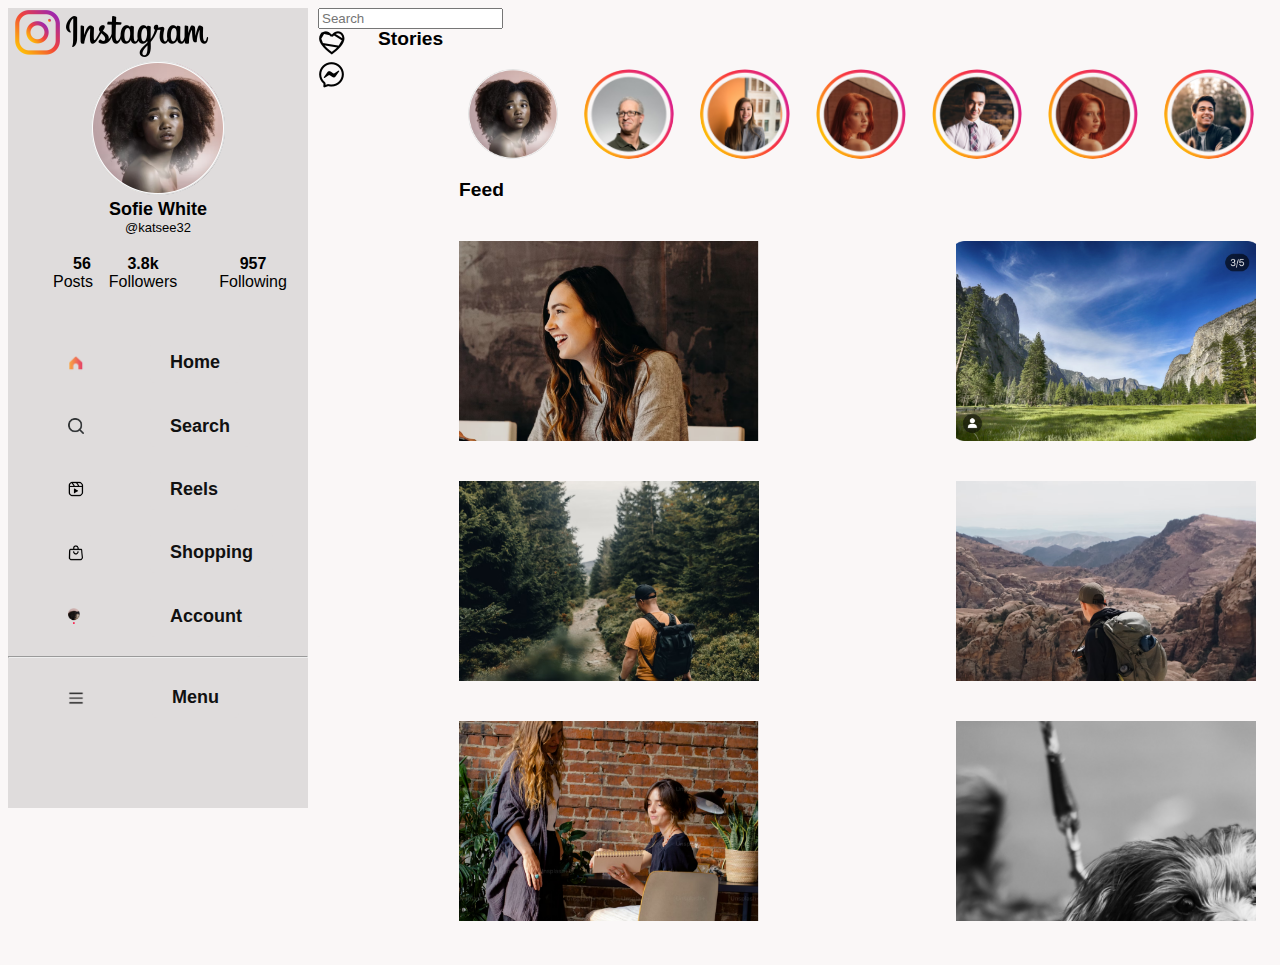
<file: index.html>
<!DOCTYPE html>
<html lang="en">
<head>
    <meta charset="UTF-8">
    <meta name="viewport" content="width=device-width, initial-scale=1.0">
    <title>Document</title>
    <link rel="stylesheet" href="./style.css">
</head>
<body>
    <!-- creating the sidebar -->
    <div id="sidebar">
        <div id="head1" style="margin-left: 5px; text-align: left; ">
            <img src="elements/Logo.png" alt="" href="#" >
            <img src="Logo Big.png" alt="">
        </div>
        <div id="profile" >
            <img src="DP.png" alt="" class="dp" >
            
        </div>
        <div id="username">
            Sofie White
        </div>    
        <div id="userid">
            @katsee32
        </div>
        <div id="stats" style="color: black;" >
            <div id="posts" style="font-weight: bold;">56</div>
            <div id="followers" style="font-weight: bold;">3.8k</div>
            <div id="following" style="padding-left: 0%; font-weight: bold;">957</div>
            <div id="posts2">Posts</div>
            <div id="followers2">Followers</div>
            <div id="following2" style="padding-left: 0%;">Following</div>
        </div>
        <!-- creating side menu -->
        <div class="link" style="margin-top: 40px;">
            <img
              src="Icon 1.png"
              style="height: 1rem; margin-right: 0.5rem"
              class=""
            />
            <a href="#" style="margin-left: 58px; " class="ani">Home</a>
          </div>
          <div class="link">
            <img
              src="Logo 6.png"
              style="height: 1rem; margin-right: 0.5rem"
              class=""
            />
            <a href="#" style="margin-left: 58px;" class="ani">Search</a>
          </div>
          <div class="link">
            <img
              src="Icon 3.png"
              style="height: 1rem; margin-right: 1rem; margin-left: 0rem;"
              id="reels"
              class=""
            
            />
            <a href="#" id="reels" style="margin-left: 50px;" class="ani">Reels</a>
          </div>
          <div class="link">
            <img
              src="Icon 4.png"
              style="height: 1rem; margin-right: 0.5rem"
              class=""
            />
            <a href="#" style="margin-left: 58px;" class="ani">Shopping</a>
          </div>
          <div class="link">
            <img
              src="Avatar.png"
              style="height: 1rem; margin-right: 0.5rem"
              class=""
            />
            <a href="#" style="margin-left: 62px;" class="ani">Account</a>
          </div>
          <hr>
          <div class="link" style="margin-top: 8px;">
            <img
              src="Icon 5.png"
              style="height: 1rem; margin-right: 0.5rem"
              class=""
            />
            <a href="#" style="margin-left: 60px;" class="ani">Menu</a>
          </div>
          
        </div>
        
        <!-- creating the  nav bar -->
        <div style="color: black;"></div>
        <div id="navbar" style="height:10px; width:0px; margin-left: 10px; display: inline;">
            <div style="color: black; display: inline;">
                <div><input type="text" placeholder="Search"></div>
                <div><a href=""><img src="Logo 7.png" alt=""></a></div>
                <div><a href=""><img src="Logo 8.png" alt=""></a></div>
            </div>
        </div>
        <br>
        <!-- creating story tab -->
        <div id="storyt" style="margin-top: 20px; ">Stories</div>
        <br>
        <div class="main-container" style="margin-top: 30px;">
            <div class="stories-container">
              <div class="story">
                <div class="gradient-border">
                  <img
                    src="DP.png"
                  />
                </div>
                
              </div>
              <div class="story">
                <div class="gradient-border">
                  <img
                    src="DP.png"
                    alt="Profile Picture"
                    class="dp"
                  />
                </div>
               
              </div>
              <div class="story">
                <div class="gradient-border">
                  <img
                    src="Story user-1.png"
                    alt="Profile Picture"
                    class="dp"
                  />
                </div>
               
              </div>
              <div class="story">
                <div class="gradient-border">
                  <img
                    src="Story user-2.png"
                    alt="Profile Picture"
                    class="dp"
                  />
                </div>
                
              </div>
              <div class="story">
                <div class="gradient-border">
                  <img
                    src="Story user-4.png"
                    alt="Profile Picture"
                    class="dp"
                  />
                </div>
                
              </div>
              <div class="story">
                <div class="gradient-border">
                  <img
                    src="Story user-3.png"
                    alt="Profile Picture"
                    class="dp"
                  />
                </div>
                
              </div>
              <div class="story">
                <div class="gradient-border">
                  <img
                    src="Story user-4.png"
                    alt="Profile Picture"
                    class="dp"
                  />
                </div>
                
              </div>
              <div class="story">
                <div class="gradient-border">
                  <img
                    src="Story user.png"
                    alt="Profile Picture"
                    class="dp"
                  />
                </div>
                
              </div>
              <div class="story">
                <div class="gradient-border">
                  <img
                    src="Story user 0.png"
                    alt="Profile Picture"
                    class="dp"
                  />
                </div>
             
              </div>
              <div class="story">
                <div class="gradient-border">
                  <img
                    src="Story user-1.png"
                    alt="Profile Picture"
                    class="dp"
                  />
                </div>
                
              </div>
              <div class="story">
                <div class="gradient-border">
                  <img
                    src="Story user-3.png"
                    alt="Profile Picture"
                    class="dp"
                  />
                </div>
               
              </div>
              <div class="story">
                <div class="gradient-border">
                  <img
                    src="Story user-4.png"
                    alt="Profile Picture"
                    class="dp"
                  />
                </div>
                </div>
                </div>
                <!-- creating the post section -->
                <div><a href="" style="color: black; font-weight: bolder; font-family: 'Gill Sans', 'Gill Sans MT', Calibri, 'Trebuchet MS', sans-serif; font-size: larger;">Feed</a></div>
                <div id="ppl">
                    
                    <div id="posted" class="image-gallery" style="margin-top: 20px;">
                        <div class="image-container"><img src="Post 1.png" alt=""></div>
                       <div class="image-container"> <img src="Post 2.png" alt=""></div>
                        <div class="image-container"><img src="Post 3.png" alt=""></div>
                        <div class="image-container"><img src="Post 4.png" alt=""></div>
                        <div class="image-container"><img src="Post 5.png" alt=""></div>
                        <div class="image-container"><img src="Post 6.png" alt=""></div>
                      </div>
                </div>
            
                
</body>
</html>
</file>
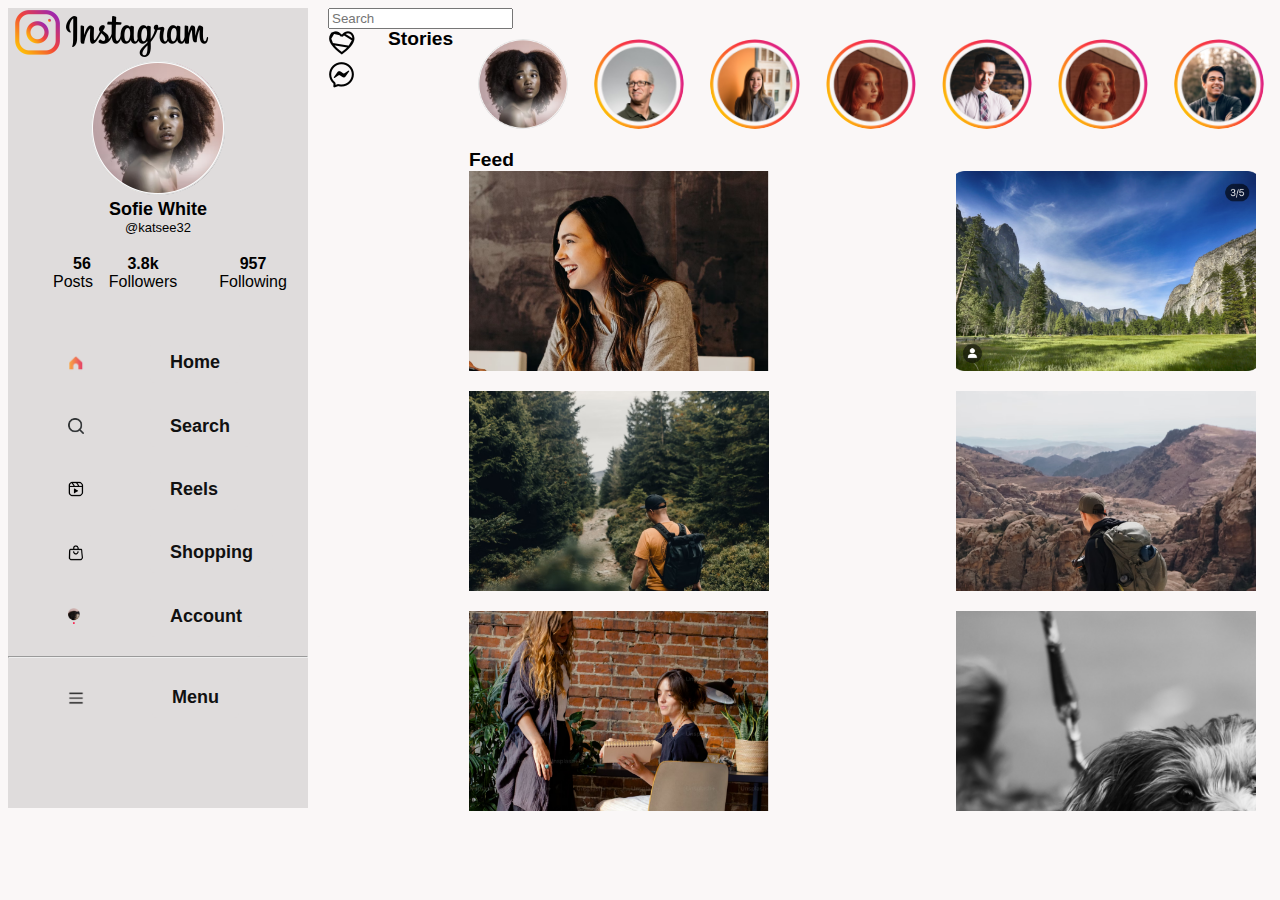
<file: elements/index3.html>
<!DOCTYPE html>
<html lang="en">
<head>
    <meta charset="UTF-8">
    <meta name="viewport" content="width=device-width, initial-scale=1.0">
    <title>Document</title>
    <link rel="stylesheet" href="style.css">
</head>
<body>
    <div id="sidebar">
        <div id="head1" style="margin-left: 5px; text-align: left; ">
            <img src="Logo.png" alt="" href="#" >
            <img src="Logo Big.png" alt="">
        </div>
        <div id="profile">
            <img src="DP.png" alt="" class="dp">
            
        </div>
        <div id="username">
            Sofie White
        </div>    
        <div id="userid">
            @katsee32
        </div>
        <div id="stats" style="color: black;" >
            <div id="posts" style="font-weight: bold;">56</div>
            <div id="followers" style="font-weight: bold;">3.8k</div>
            <div id="following" style="padding-left: 0%; font-weight: bold;">957</div>
            <div id="posts2">Posts</div>
            <div id="followers2">Followers</div>
            <div id="following2" style="padding-left: 0%;">Following</div>
        </div>
        <div class="link" style="margin-top: 40px;">
            <img
              src="Icon 1.png"
              style="height: 1rem; margin-right: 0.5rem"
              class=""
            />
            <a href="#" style="margin-left: 58px; " class="ani">Home</a>
          </div>
          <div class="link">
            <img
              src="Logo 6.png"
              style="height: 1rem; margin-right: 0.5rem"
              class=""
            />
            <a href="#" style="margin-left: 58px;" class="ani">Search</a>
          </div>
          <div class="link">
            <img
              src="Icon 3.png"
              style="height: 1rem; margin-right: 1rem; margin-left: 0rem;"
              id="reels"
              class=""
            
            />
            <a href="#" id="reels" style="margin-left: 50px;" class="ani">Reels</a>
          </div>
          <div class="link">
            <img
              src="Icon 4.png"
              style="height: 1rem; margin-right: 0.5rem"
              class=""
            />
            <a href="#" style="margin-left: 58px;" class="ani">Shopping</a>
          </div>
          <div class="link">
            <img
              src="Avatar.png"
              style="height: 1rem; margin-right: 0.5rem"
              class=""
            />
            <a href="#" style="margin-left: 62px;" class="ani">Account</a>
          </div>
          <hr>
          <div class="link" style="margin-top: 8px;">
            <img
              src="Icon 5.png"
              style="height: 1rem; margin-right: 0.5rem"
              class=""
            />
            <a href="#" style="margin-left: 60px;" class="ani">Menu</a>
          </div>
          
        </div>
        
        
        <div style="color: black;"></div>
        <div id="navbar" style="height:10px; width:0px; margin-left: 20px; display: inline;">
            <div style="color: black; display: inline;">
                <div><input type="text" placeholder="Search"></div>
                <div><a href=""><img src="Logo 7.png" alt=""></a></div>
                <div><a href=""><img src="Logo 8.png" alt=""></a></div>
            </div>
        </div>
        <br>
        <div id="storyt" style="margin-top: 20px; ">Stories</div>
        <br>
        <div class="main-container">
            <div class="stories-container">
              <div class="story">
                <div class="gradient-border">
                  <img
                    src="DP.png"
                  />
                </div>
                
              </div>
              <div class="story">
                <div class="gradient-border">
                  <img
                    src="DP.png"
                    alt="Profile Picture"
                    class="dp"
                  />
                </div>
               
              </div>
              <div class="story">
                <div class="gradient-border">
                  <img
                    src="Story user-1.png"
                    alt="Profile Picture"
                    class="dp"
                  />
                </div>
               
              </div>
              <div class="story">
                <div class="gradient-border">
                  <img
                    src="Story user-2.png"
                    alt="Profile Picture"
                    class="dp"
                  />
                </div>
                
              </div>
              <div class="story">
                <div class="gradient-border">
                  <img
                    src="Story user-4.png"
                    alt="Profile Picture"
                    class="dp"
                  />
                </div>
                
              </div>
              <div class="story">
                <div class="gradient-border">
                  <img
                    src="Story user-3.png"
                    alt="Profile Picture"
                    class="dp"
                  />
                </div>
                
              </div>
              <div class="story">
                <div class="gradient-border">
                  <img
                    src="Story user-4.png"
                    alt="Profile Picture"
                    class="dp"
                  />
                </div>
                
              </div>
              <div class="story">
                <div class="gradient-border">
                  <img
                    src="Story user.png"
                    alt="Profile Picture"
                    class="dp"
                  />
                </div>
                
              </div>
              <div class="story">
                <div class="gradient-border">
                  <img
                    src="Story user 0.png"
                    alt="Profile Picture"
                    class="dp"
                  />
                </div>
             
              </div>
              <div class="story">
                <div class="gradient-border">
                  <img
                    src="Story user-1.png"
                    alt="Profile Picture"
                    class="dp"
                  />
                </div>
                
              </div>
              <div class="story">
                <div class="gradient-border">
                  <img
                    src="Story user-3.png"
                    alt="Profile Picture"
                    class="dp"
                  />
                </div>
               
              </div>
              <div class="story">
                <div class="gradient-border">
                  <img
                    src="Story user-4.png"
                    alt="Profile Picture"
                    class="dp"
                  />
                </div>
                </div>
                </div>
                <div><a href="" style="color: black; font-weight: bolder; font-family: 'Gill Sans', 'Gill Sans MT', Calibri, 'Trebuchet MS', sans-serif; font-size: larger;">Feed</a></div>
                <div id="ppl">
                    
                    <div id="posted" class="image-gallery">
                        <div class="image-container"><img src="Post 1.png" alt=""></div>
                       <div class="image-container"> <img src="Post 2.png" alt=""></div>
                        <div class="image-container"><img src="Post 3.png" alt=""></div>
                        <div class="image-container"><img src="Post 4.png" alt=""></div>
                        <div class="image-container"><img src="Post 5.png" alt=""></div>
                        <div class="image-container"><img src="Post 6.png" alt=""></div>
                      </div>
                </div>
            
                
</body>
</html>
</file>
<file: style.css>
html,
  body {
    scroll-behavior: smooth;
    background-color: #faf7f7;
    font-family: "Roboto", -apple-system, BlinkMacSystemFont, "Helvetica Neue",
      Arial, sans-serif;
    color: #fff;
    overflow-x: hidden;
    display: flex;
    width: 100vw;
  }

   

/* creating the sidebar */
#sidebar{
    
    width: 300px;
    height: 800px;
    background-color: rgb(223, 220, 220);
    text-align: center;
}
.link {
    display: flex;
    align-items: center;
    padding: 0.7rem 0;
    color: var(--white);
    font-size: 0.8rem;
  }
  
#profile{
    text-align: center;
    color: black;
}
#username{
    font-family:'Gill Sans', 'Gill Sans MT', Calibri, 'Trebuchet MS', sans-serif;
    font-weight: bold;
    font-size: large;
    color: black;
}
#userid{
    font-size:small ;
    color: black;
}
#stats{
    display: grid;
    grid-template-columns: 25% 40% 50%;
    grid-template-rows: 50% 50% 50%;
    
    padding-top: 20px;
    color: black;
    
}
#posts{
    padding-left: 65px;
    padding-right: 60px;
}
#following{
    padding-left: 50px;
    padding-right: 50px;
}

#home{
    padding:10px;
    
}
#search{
    padding:10px;
}
#reel{
    padding:10px;
}
#shopping{
    padding:10px;
}
#account{
    padding:10px;
}
#navbar{
    display: inline;
}
#stats2{
    display: flex;
    flex-direction: row;
    justify-content: left;
    padding-top: 2px;
    padding-left: 0px;
    margin: 0px;
    
}
#posts2{
    padding-left: 45px;
    padding-right: 60px;
}
#following2{
    padding-left: 50px;
    padding-right: 50px;
}
#menu{
    
    font-family: 'Gill Sans', 'Gill Sans MT', Calibri, 'Trebuchet MS', sans-serif;
    font-size: larger;
    font-weight: bolder;
   margin-top: 90px;
   text-align: center;
   display: grid;
   flex-direction: column;
   grid-template-rows: 60px 60px 60px;
}
/* designing the post section */
.image-gallery {
    display: flex;
    flex-wrap: wrap;
    justify-content: space-between;
  }
  
  .image-container {
    width: 300px; 
    height: 200px; 
    overflow: hidden;
    margin-bottom: 20px;
    margin-top: 20px;
    position:relative;
  }
  
  .image-container img {
    width: 100%;
    height: 100%;
    object-fit: cover;
    transition: transform 0.3s ease-in-out;
  }
  
  .image-container:hover img {
    transform: scale(1.1);
  }
  .photos {
    position: absolute;
    bottom: 0;
    left: 0;
    width: 100%;
    display: flex;
    justify-content: space-between;
    align-items: center;
  }
  
  .photo {
    width: 50px; 
    height: 50px;
    object-fit: cover;
  }
/* designing the stories section */
.main-container,
    .stories-container {
      width: 90vw !important;
    }
  
  
  a {
    color: var(--black);
    text-decoration: none;
  }
  
  .main-container {
    padding: 1rem;
    display: block;
    width: 45vw;
    margin-left: auto;
    height: auto;
    overflow-y: auto;
  }
  
  .suggested-for-you {
    padding: 1rem;
    width: 30%;
  }
  
  .stories-container {
    width: 30vw;
    display: flex;
    justify-content: center;
    overflow-x: auto;
    padding: 5px 0px;
    gap: 1rem;
    margin: 10px;
    margin-left: 0;
  }
  
  .story {
    display: flex;
    flex-direction: column;
    align-items: center;
    text-align: center;
    font-family: Arial, sans-serif;
  }
  
  .story p {
    margin: 0.5rem 0rem;
    font-size: 0.65rem;
    text-align: center;
  }
  
  .gradient-border {
    width: 90px;
    height: 90px;
    border-radius: 50%;
    display: flex;
    justify-content: center;
    align-items: center;
    
    padding: 5px;
    padding-top: 0;
  }
  
  .gradient-border img {
    width: 100%;
    height: 100%;
    border-radius: 50%;
    object-fit: cover;
    border: 1px solid var(--black);
  }
  #storyt{
    font-family: 'Gill Sans', 'Gill Sans MT', Calibri, 'Trebuchet MS', sans-serif;
    color: black;
    font-weight: bolder;
    font-size: larger;
    padding-left: 30px;
    margin-left: 30px;
  }

  .link{
    align-items: center;
    padding-left: 10px;
    margin-left: 50px;
    color: black;
    font-weight: bolder;
    font-size: large;
  }
  /* adding animations to the elements */
  .ani {
    background-color:rgb(223, 220, 220);
    color: #111111;
    padding: 10px 20px;
    border: none;
    border-radius: 5px;
    cursor: pointer;
    transition: all 0.3s ease-in-out;
  }
  
  .ani:hover {
    background-color: #cdd2d6;
    transform: scale(1.05);
    box-shadow: 0px 5px 10px rgba(0, 0, 0, 0.2);
  }
  
  .ani:active {
    transform: scale(0.95);
  }
  .dp {
    transition: transform 0.3s ease-in-out, box-shadow 0.3s ease-in-out;
  }
  
  .dp:hover {
    transform: scale(1.1);
    box-shadow: 0px 5px 10px rgba(0, 0, 0, 0.2);
  }
</file>
<file: elements/style.css>
html,
  body {
    scroll-behavior: smooth;
    background-color: #faf7f7;
    font-family: "Roboto", -apple-system, BlinkMacSystemFont, "Helvetica Neue",
      Arial, sans-serif;
    color: #fff;
    overflow-x: hidden;
    display: flex;
    width: 100vw;
  }

   


#sidebar{
    
    width: 300px;
    height: 800px;
    background-color: rgb(223, 220, 220);
    text-align: center;
}
.link {
    display: flex;
    align-items: center;
    padding: 0.7rem 0;
    color: var(--white);
    font-size: 0.8rem;
  }
  
#profile{
    text-align: center;
    color: black;
}
#username{
    font-family:'Gill Sans', 'Gill Sans MT', Calibri, 'Trebuchet MS', sans-serif;
    font-weight: bold;
    font-size: large;
    color: black;
}
#userid{
    font-size:small ;
    color: black;
}
#stats{
    display: grid;
    grid-template-columns: 25% 40% 50%;
    grid-template-rows: 50% 50% 50%;
    
    padding-top: 20px;
    color: black;
    
}
#posts{
    padding-left: 65px;
    padding-right: 60px;
}
#following{
    padding-left: 50px;
    padding-right: 50px;
}
#stats2{
    display: flex;
    flex-direction: row;
    justify-content: left;
    padding-top: 2px;
    padding-left: 0px;
    margin: 0px;
    
}
#posts2{
    padding-left: 45px;
    padding-right: 60px;
}
#following2{
    padding-left: 50px;
    padding-right: 50px;
}
#menu{
    
    font-family: 'Gill Sans', 'Gill Sans MT', Calibri, 'Trebuchet MS', sans-serif;
    font-size: larger;
    font-weight: bolder;
   margin-top: 90px;
   text-align: center;
   display: grid;
   flex-direction: column;
   grid-template-rows: 60px 60px 60px;
}
.image-gallery {
    display: flex;
    flex-wrap: wrap;
    justify-content: space-between;
  }
  
  .image-container {
    width: 300px; 
    height: 200px; 
    overflow: hidden;
    margin-bottom: 20px;
    position:relative;
  }
  
  .image-container img {
    width: 100%;
    height: 100%;
    object-fit: cover;
    transition: transform 0.3s ease-in-out;
  }
  
  .image-container:hover img {
    transform: scale(1.1);
  }
  .photos {
    position: absolute;
    bottom: 0;
    left: 0;
    width: 100%;
    display: flex;
    justify-content: space-between;
    align-items: center;
  }
  
  .photo {
    width: 50px; 
    height: 50px;
    object-fit: cover;
  }

#home{
    padding:10px;
    
}
#search{
    padding:10px;
}
#reel{
    padding:10px;
}
#shopping{
    padding:10px;
}
#account{
    padding:10px;
}
#navbar{
    display: inline;
}
.main-container,
    .stories-container {
      width: 90vw !important;
    }
  
  
  a {
    color: var(--black);
    text-decoration: none;
  }
  
  .main-container {
    padding: 1rem;
    display: block;
    width: 45vw;
    margin-left: auto;
    height: auto;
    overflow-y: auto;
  }
  
  .suggested-for-you {
    padding: 1rem;
    width: 30%;
  }
  
  .stories-container {
    width: 30vw;
    display: flex;
    justify-content: center;
    overflow-x: auto;
    padding: 5px 0px;
    gap: 1rem;
    margin: 10px;
    margin-left: 0;
  }
  
  .story {
    display: flex;
    flex-direction: column;
    align-items: center;
    text-align: center;
    font-family: Arial, sans-serif;
  }
  
  .story p {
    margin: 0.5rem 0rem;
    font-size: 0.65rem;
    text-align: center;
  }
  
  .gradient-border {
    width: 90px;
    height: 90px;
    border-radius: 50%;
    display: flex;
    justify-content: center;
    align-items: center;
    
    padding: 5px;
    padding-top: 0;
  }
  
  .gradient-border img {
    width: 100%;
    height: 100%;
    border-radius: 50%;
    object-fit: cover;
    border: 1px solid var(--black);
  }
  #storyt{
    font-family: 'Gill Sans', 'Gill Sans MT', Calibri, 'Trebuchet MS', sans-serif;
    color: black;
    font-weight: bolder;
    font-size: larger;
    padding-left: 30px;
    margin-left: 30px;
  }

  .link{
    align-items: center;
    padding-left: 10px;
    margin-left: 50px;
    color: black;
    font-weight: bolder;
    font-size: large;
  }
  .ani {
    background-color:rgb(223, 220, 220);
    color: #111111;
    padding: 10px 20px;
    border: none;
    border-radius: 5px;
    cursor: pointer;
    transition: all 0.3s ease-in-out;
  }
  
  .ani:hover {
    background-color: #cdd2d6;
    transform: scale(1.05);
    box-shadow: 0px 5px 10px rgba(0, 0, 0, 0.2);
  }
  
  .ani:active {
    transform: scale(0.95);
  }
  .dp {
    transition: transform 0.3s ease-in-out, box-shadow 0.3s ease-in-out;
  }
  
  .dp:hover {
    transform: scale(1.1);
    box-shadow: 0px 5px 10px rgba(0, 0, 0, 0.2);
  }
/* for post photos */
</file>
